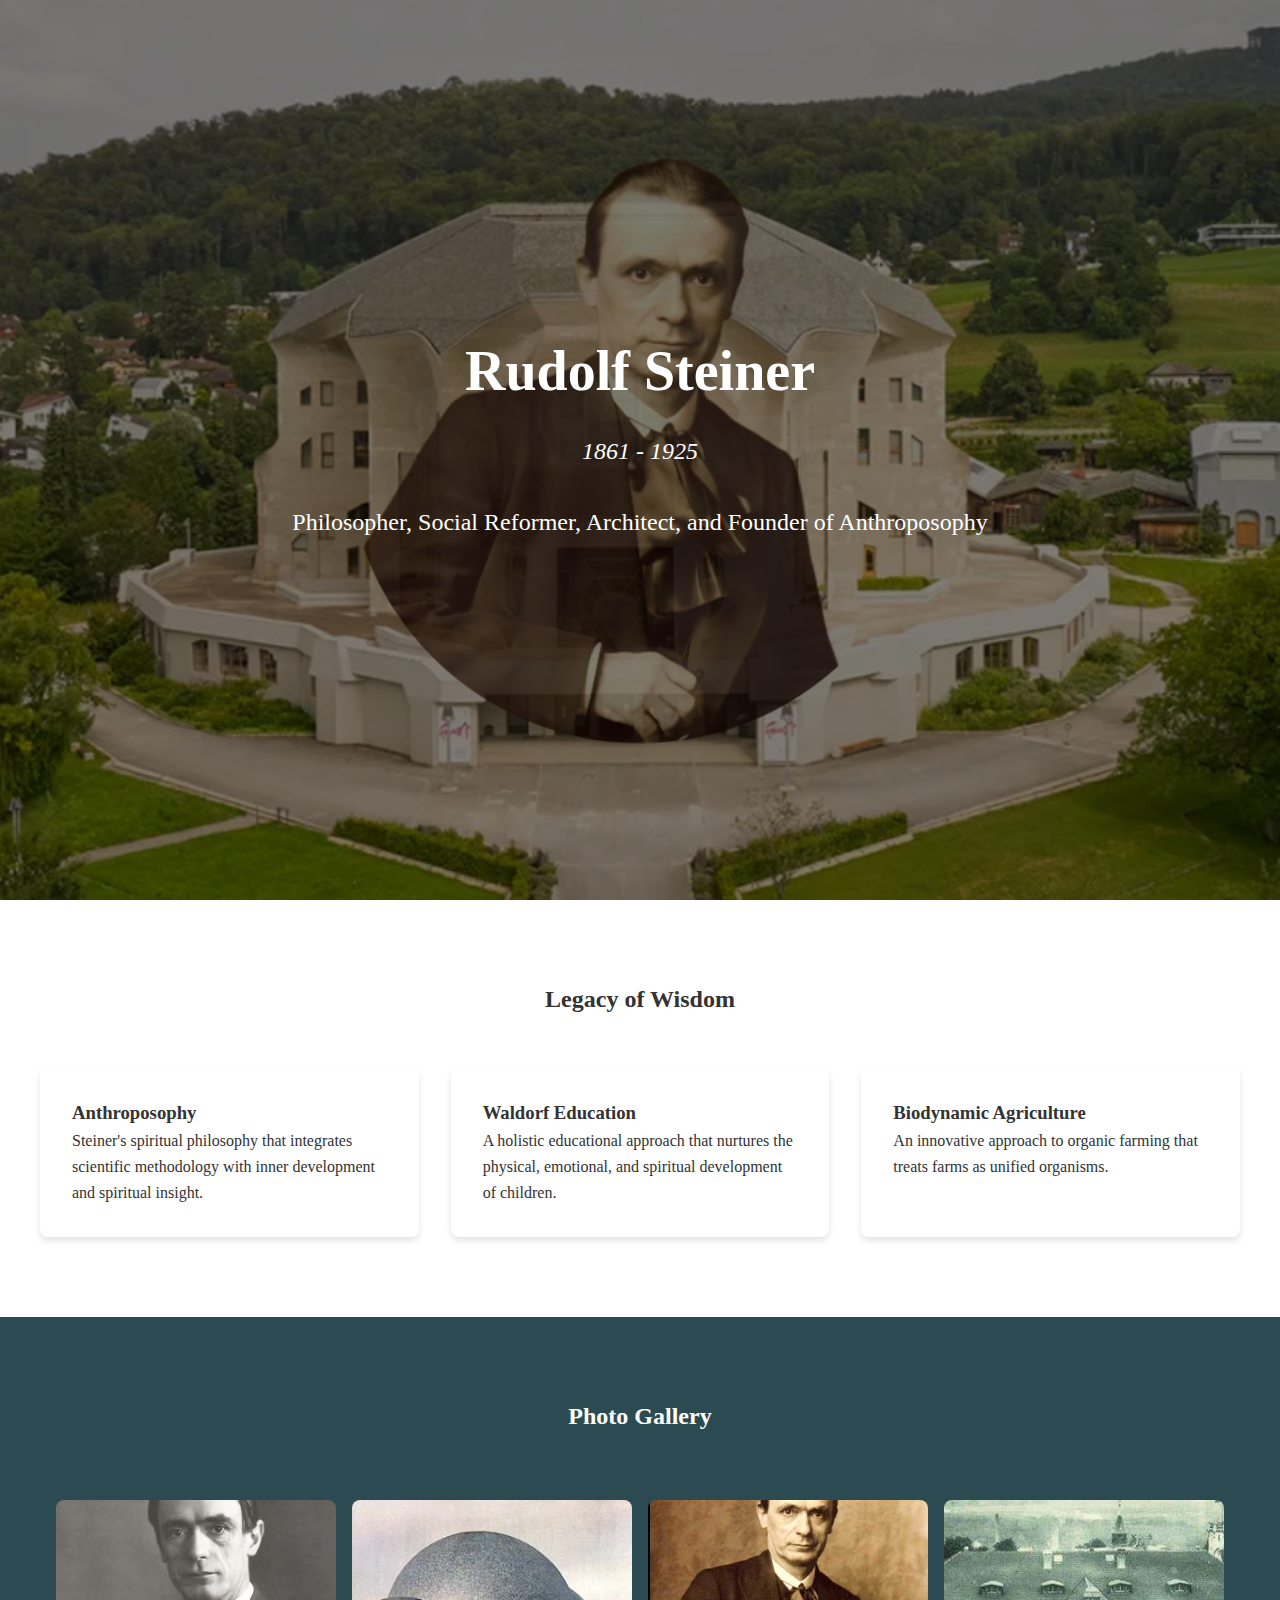
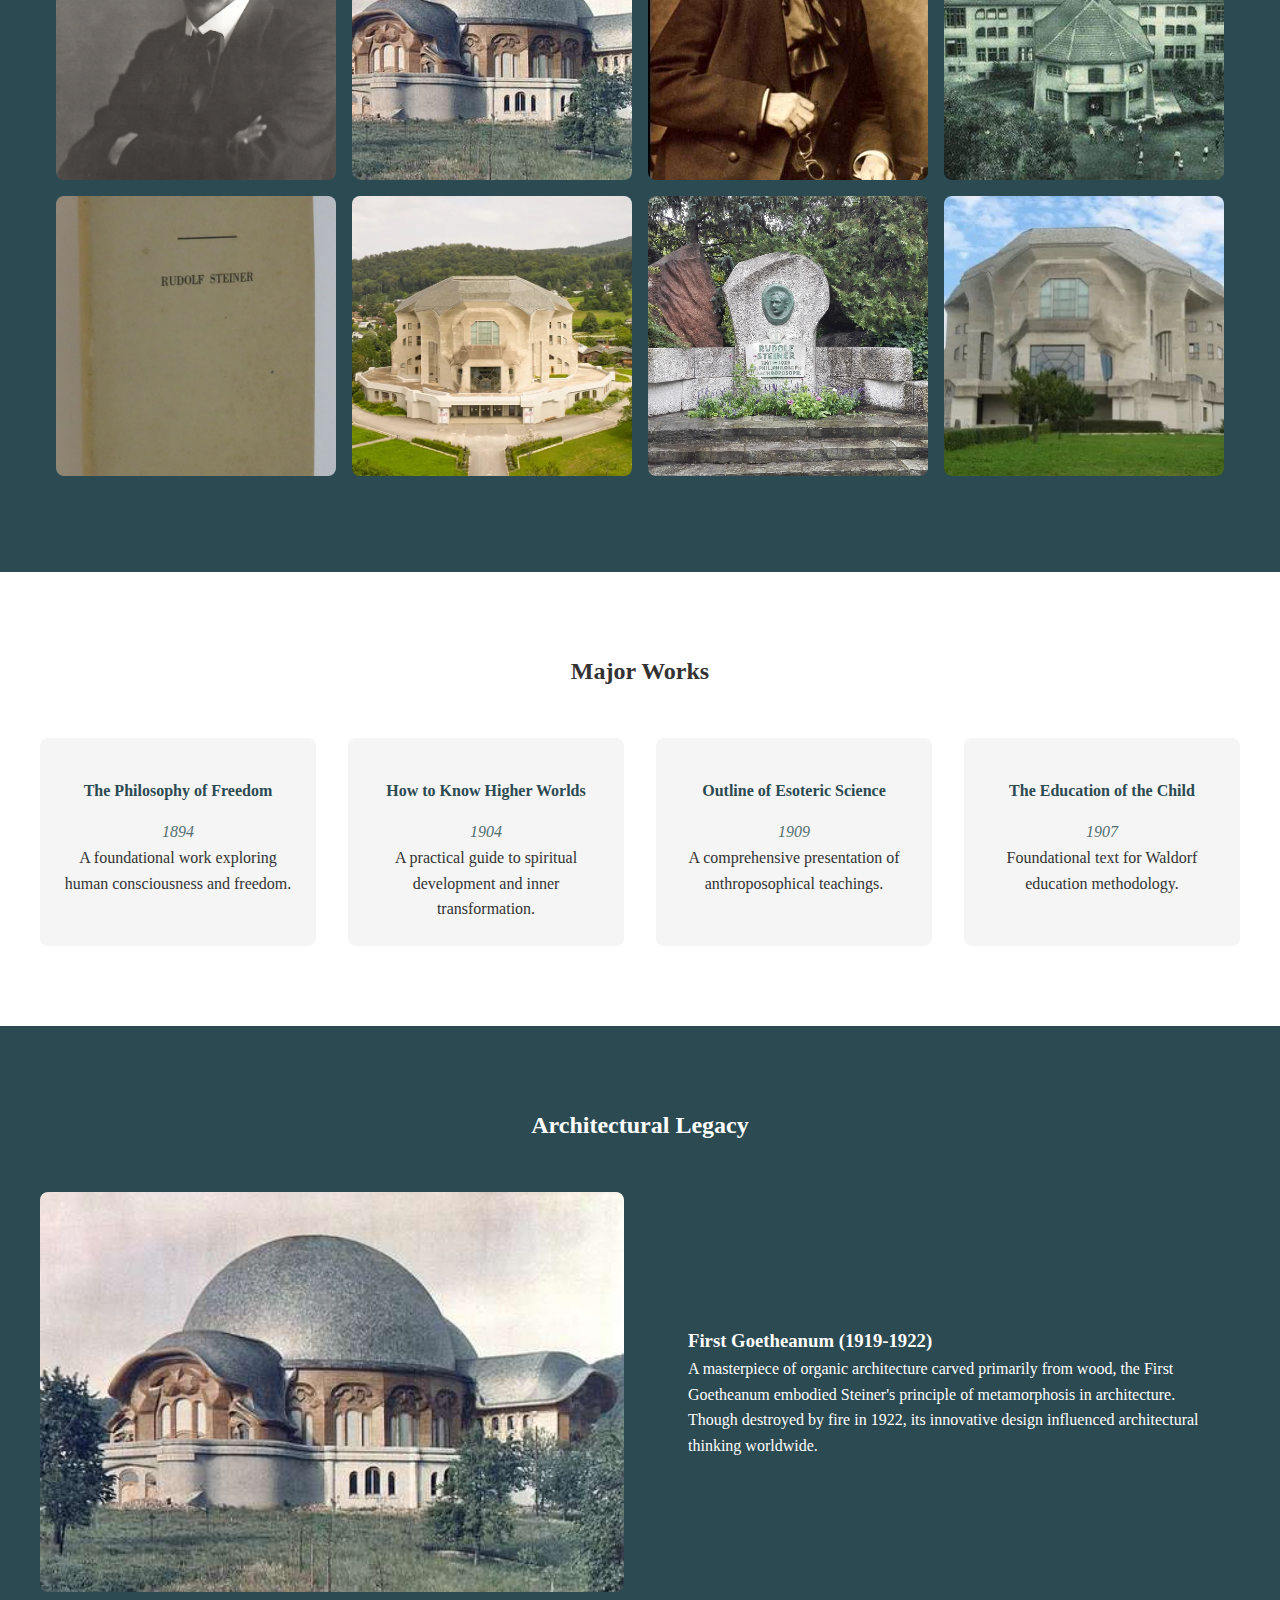
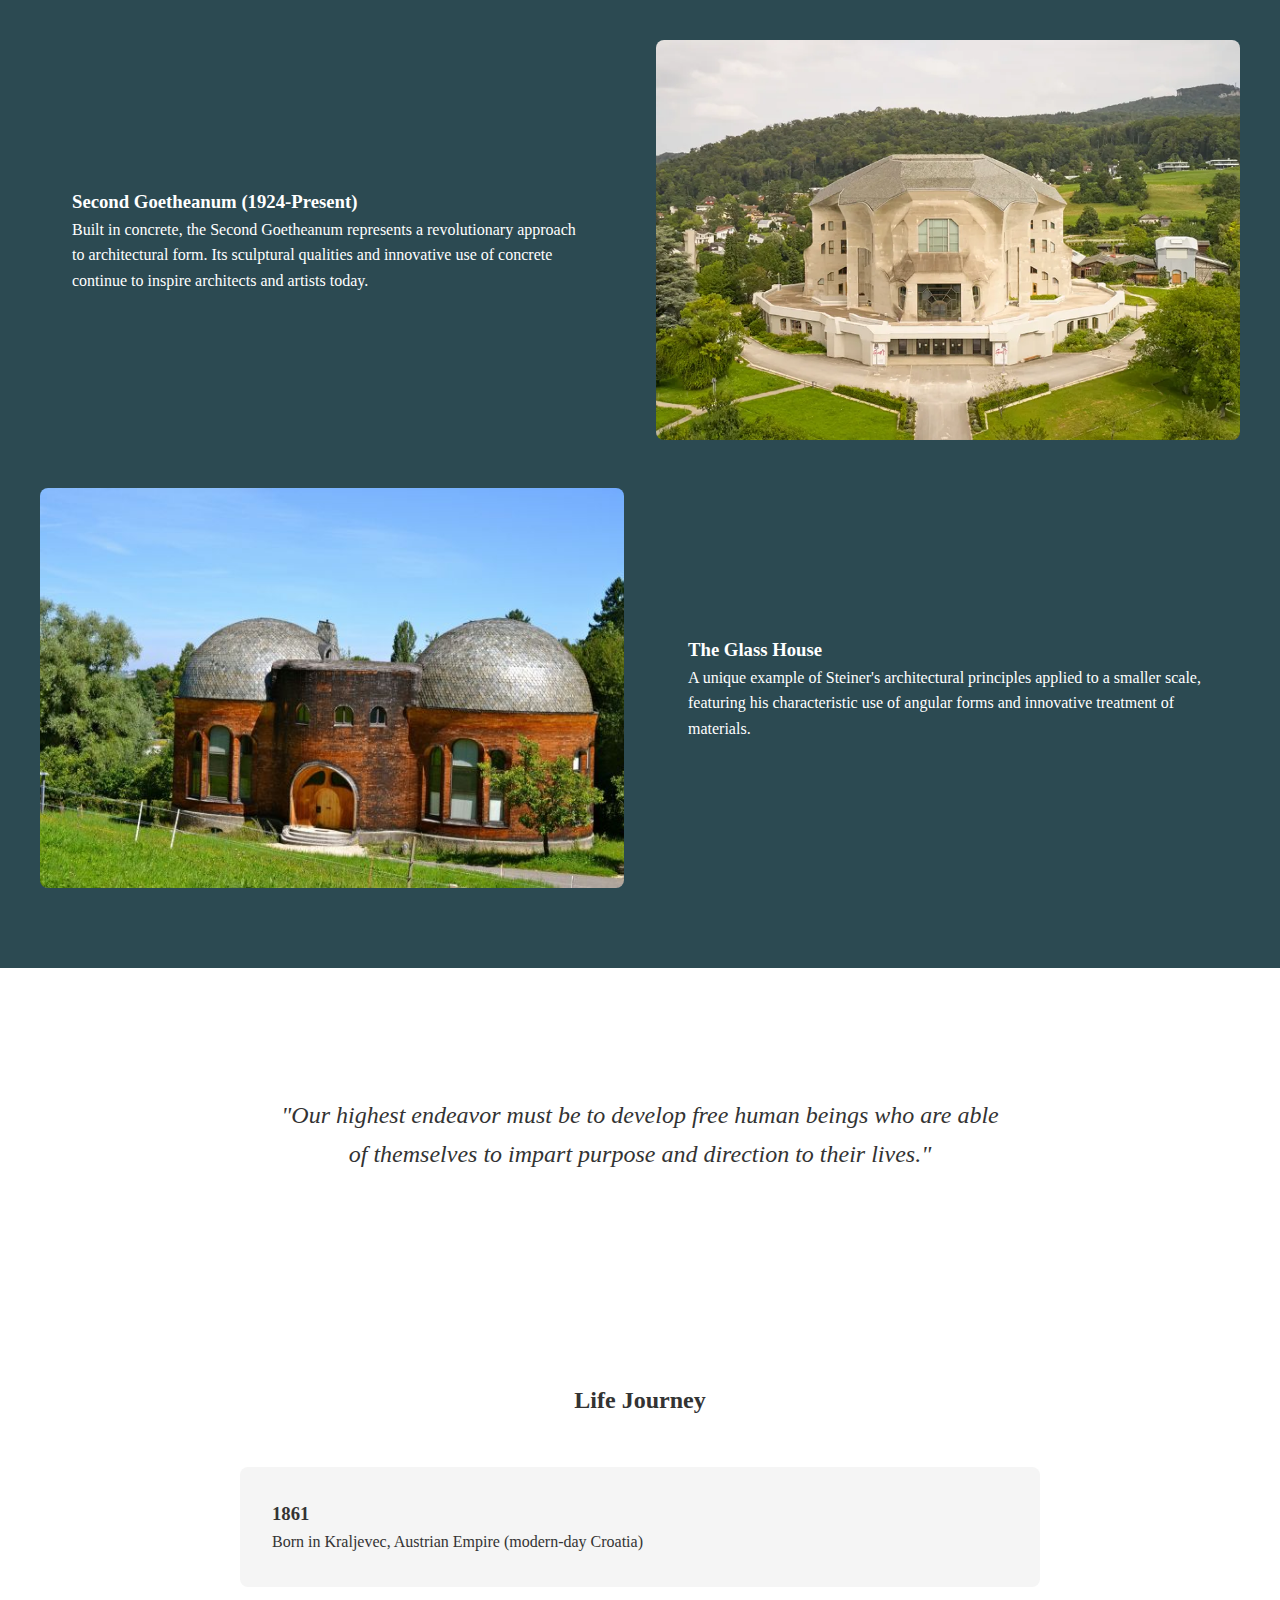
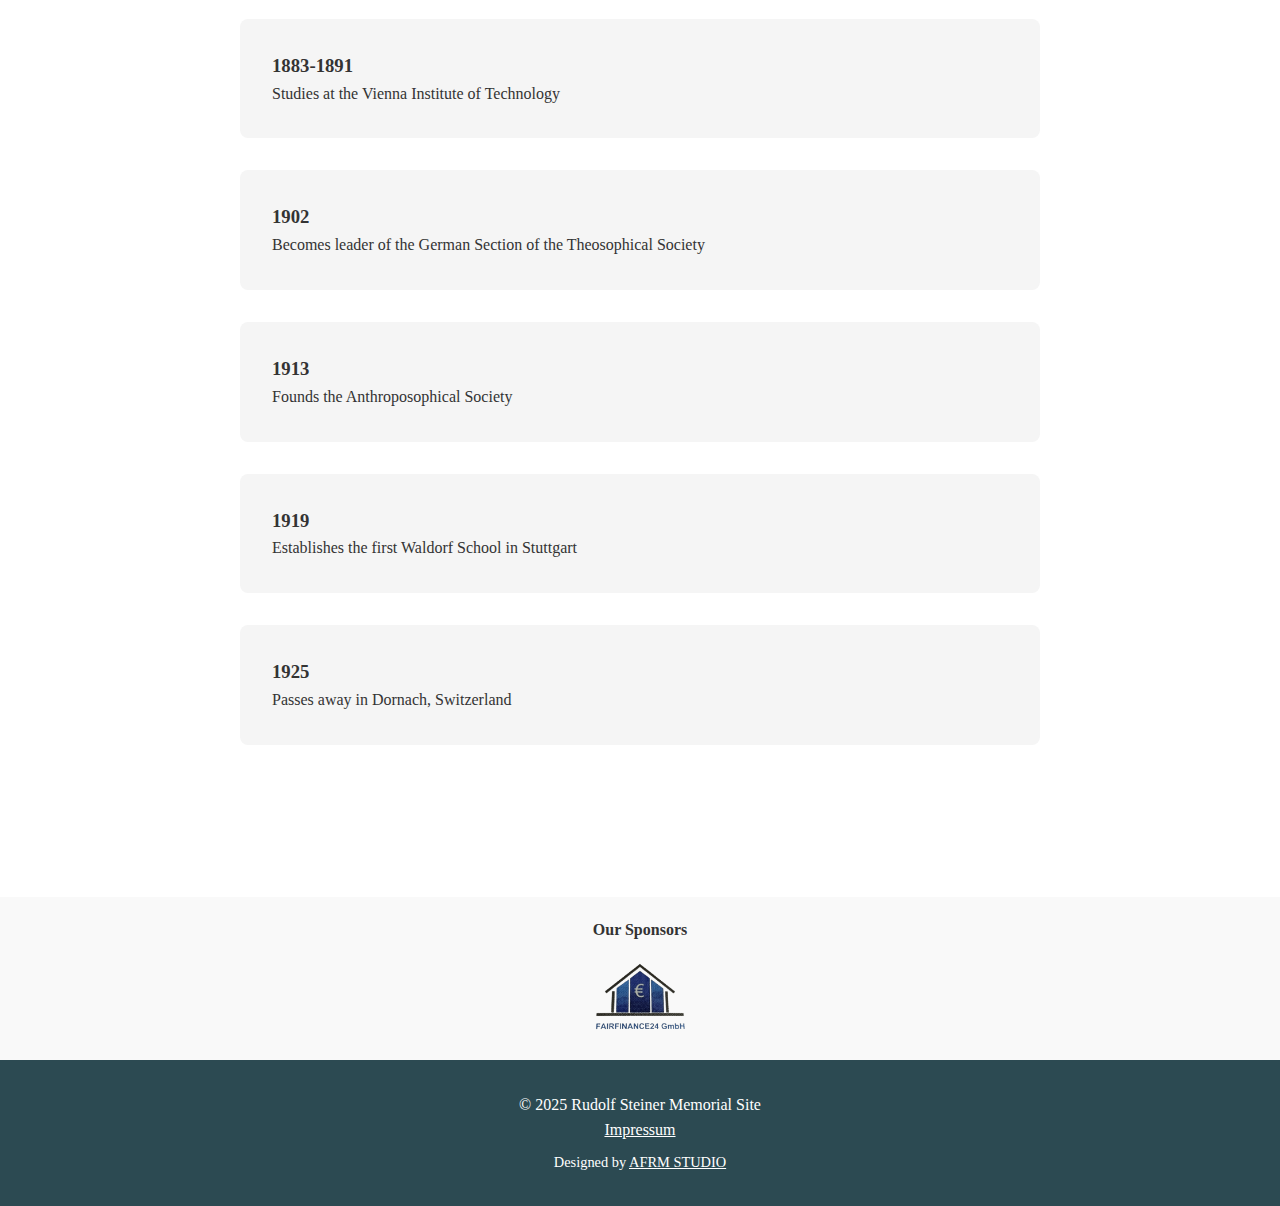
<file: index.html>
<!DOCTYPE html>
<html lang="en">
<head>
    <meta charset="UTF-8">
    <meta name="viewport" content="width=device-width, initial-scale=1.0">
    <title>Rudolf Steiner - A Life of Wisdom and Vision</title>
    <!-- Link al file CSS esterno -->
    <link rel="stylesheet" href="style.css">
</head>
<body>
    <header class="hero">
        <div class="hero-content">
            <h1>Rudolf Steiner</h1>
            <p class="dates">1861 - 1925</p>
            <p>Philosopher, Social Reformer, Architect, and Founder of Anthroposophy</p>
        </div>
    </header>

    <section class="section">
        <div class="container">
            <h2 class="section-title">Legacy of Wisdom</h2>
            <div class="grid">
                <div class="card">
                    <h3>Anthroposophy</h3>
                    <p>Steiner's spiritual philosophy that integrates scientific methodology with inner development and spiritual insight.</p>
                </div>
                <div class="card">
                    <h3>Waldorf Education</h3>
                    <p>A holistic educational approach that nurtures the physical, emotional, and spiritual development of children.</p>
                </div>
                <div class="card">
                    <h3>Biodynamic Agriculture</h3>
                    <p>An innovative approach to organic farming that treats farms as unified organisms.</p>
                </div>
            </div>
        </div>
    </section>

    <section class="section section-dark">
        <div class="container">
            <h2 class="section-title">Photo Gallery</h2>
            <div class="gallery">
                <div class="gallery-item">
                    <img src="images/Rudolf_Steiner_1905.jpg" alt="Rudolf Steiner Portrait" />
                </div>
                <div class="gallery-item">
                    <img src="images/First_Goetheanum.jpg" alt="First Goetheanum" />
                </div>
                <div class="gallery-item">
                    <img src="images/steiner_lecture.jpg" alt="Steiner giving a lecture" />
                </div>
                <div class="gallery-item">
                    <img src="images/first_waldorf_school.jpg" alt="First Waldorf School" />
                </div>
                <div class="gallery-item">
                    <img src="images/steiner_study.jpg" alt="Steiner's Study" />
                </div>
                <div class="gallery-item">
                    <img src="images/Second_Goetheanum.jpg" alt="Second Goetheanum" />
                </div>
                <div class="gallery-item">
                    <img src="images/Memorial_Rudolf_Steiner.jpg" alt="Memorial Rudolf Steiner" />
                </div>
                <div class="gallery-item">
                    <img src="images/Second_Goetheanum2.jpg" alt="Second Goetheanum View" />
                </div> 
            </div>
        </div>
    </section>

    <section class="section">
        <div class="container">
            <h2 class="section-title">Major Works</h2>
            <div class="book-grid">
                <div class="book-card">
                    <h4>The Philosophy of Freedom</h4>
                    <p class="book-year">1894</p>
                    <p>A foundational work exploring human consciousness and freedom.</p>
                </div>
                <div class="book-card">
                    <h4>How to Know Higher Worlds</h4>
                    <p class="book-year">1904</p>
                    <p>A practical guide to spiritual development and inner transformation.</p>
                </div>
                <div class="book-card">
                    <h4>Outline of Esoteric Science</h4>
                    <p class="book-year">1909</p>
                    <p>A comprehensive presentation of anthroposophical teachings.</p>
                </div>
                <div class="book-card">
                    <h4>The Education of the Child</h4>
                    <p class="book-year">1907</p>
                    <p>Foundational text for Waldorf education methodology.</p>
                </div>
            </div>
        </div>
    </section>

    <section class="section section-dark">
        <div class="container">
            <h2 class="section-title">Architectural Legacy</h2>
            <div class="architecture-showcase">
                <div class="building-feature">
                    <img src="images/First_Goetheanum.jpg" alt="First Goetheanum" class="building-image" />
                    <div class="building-info">
                        <h3>First Goetheanum (1919-1922)</h3>
                        <p>A masterpiece of organic architecture carved primarily from wood, the First Goetheanum embodied Steiner's principle of metamorphosis in architecture. Though destroyed by fire in 1922, its innovative design influenced architectural thinking worldwide.</p>
                    </div>
                </div>
                <div class="building-feature">
                    <img src="images/Second_Goetheanum.jpg" alt="Second Goetheanum" class="building-image" />
                    <div class="building-info">
                        <h3>Second Goetheanum (1924-Present)</h3>
                        <p>Built in concrete, the Second Goetheanum represents a revolutionary approach to architectural form. Its sculptural qualities and innovative use of concrete continue to inspire architects and artists today.</p>
                    </div>
                </div>
                <div class="building-feature">
                    <img src="images/glasshouse.jpg" alt="Glass House" class="building-image" />
                    <div class="building-info">
                        <h3>The Glass House</h3>
                        <p>A unique example of Steiner's architectural principles applied to a smaller scale, featuring his characteristic use of angular forms and innovative treatment of materials.</p>
                    </div>
                </div>
            </div>
        </div>
    </section>

    <section class="section">
        <div class="container">
            <div class="quote">
                "Our highest endeavor must be to develop free human beings who are able of themselves to impart purpose and direction to their lives."
            </div>
        </div>
    </section>

    <section class="section">
        <div class="container">
            <h2 class="section-title">Life Journey</h2>
            <div class="timeline">
                <div class="timeline-item">
                    <h3>1861</h3>
                    <p>Born in Kraljevec, Austrian Empire (modern-day Croatia)</p>
                </div>
                <div class="timeline-item">
                    <h3>1883-1891</h3>
                    <p>Studies at the Vienna Institute of Technology</p>
                </div>
                <div class="timeline-item">
                    <h3>1902</h3>
                    <p>Becomes leader of the German Section of the Theosophical Society</p>
                </div>
                <div class="timeline-item">
                    <h3>1913</h3>
                    <p>Founds the Anthroposophical Society</p>
                </div>
                <div class="timeline-item">
                    <h3>1919</h3>
                    <p>Establishes the first Waldorf School in Stuttgart</p>
                </div>
                <div class="timeline-item">
                    <h3>1925</h3>
                    <p>Passes away in Dornach, Switzerland</p>
                </div>
            </div>
        </div>
    </section>

    <!-- Sponsors Section -->
    <div style="background-color: #f9f9f9; padding: 20px; margin-top: 40px; text-align: center;">
        <h4 style="margin-bottom: 20px;">Our Sponsors</h4>
        <div style="display: flex; justify-content: center; gap: 20px; flex-wrap: wrap;">
            <!--sponsor -->
            
            <a href="https://www.fairfinance24.de/" target="_blank" style="display: inline-block;">
                <img src="images/fairfinance24.png" alt="Sponsor 2" style="height: 70px; width: auto;">
            </a>
            
            <!-- Aggiungi altri sponsor qui -->
        </div>
    </div>

    <footer>
        <p>&copy; 2025 Rudolf Steiner Memorial Site</p>
        <p><a href="impressum.html" style="color: white; text-decoration: underline;">Impressum</a></p>
        <p class="footer-credit">Designed by <a href="https://www.afrmstudio.it" target="_blank">AFRM STUDIO</a></p>
    </footer>
</body>
</html>
</file>
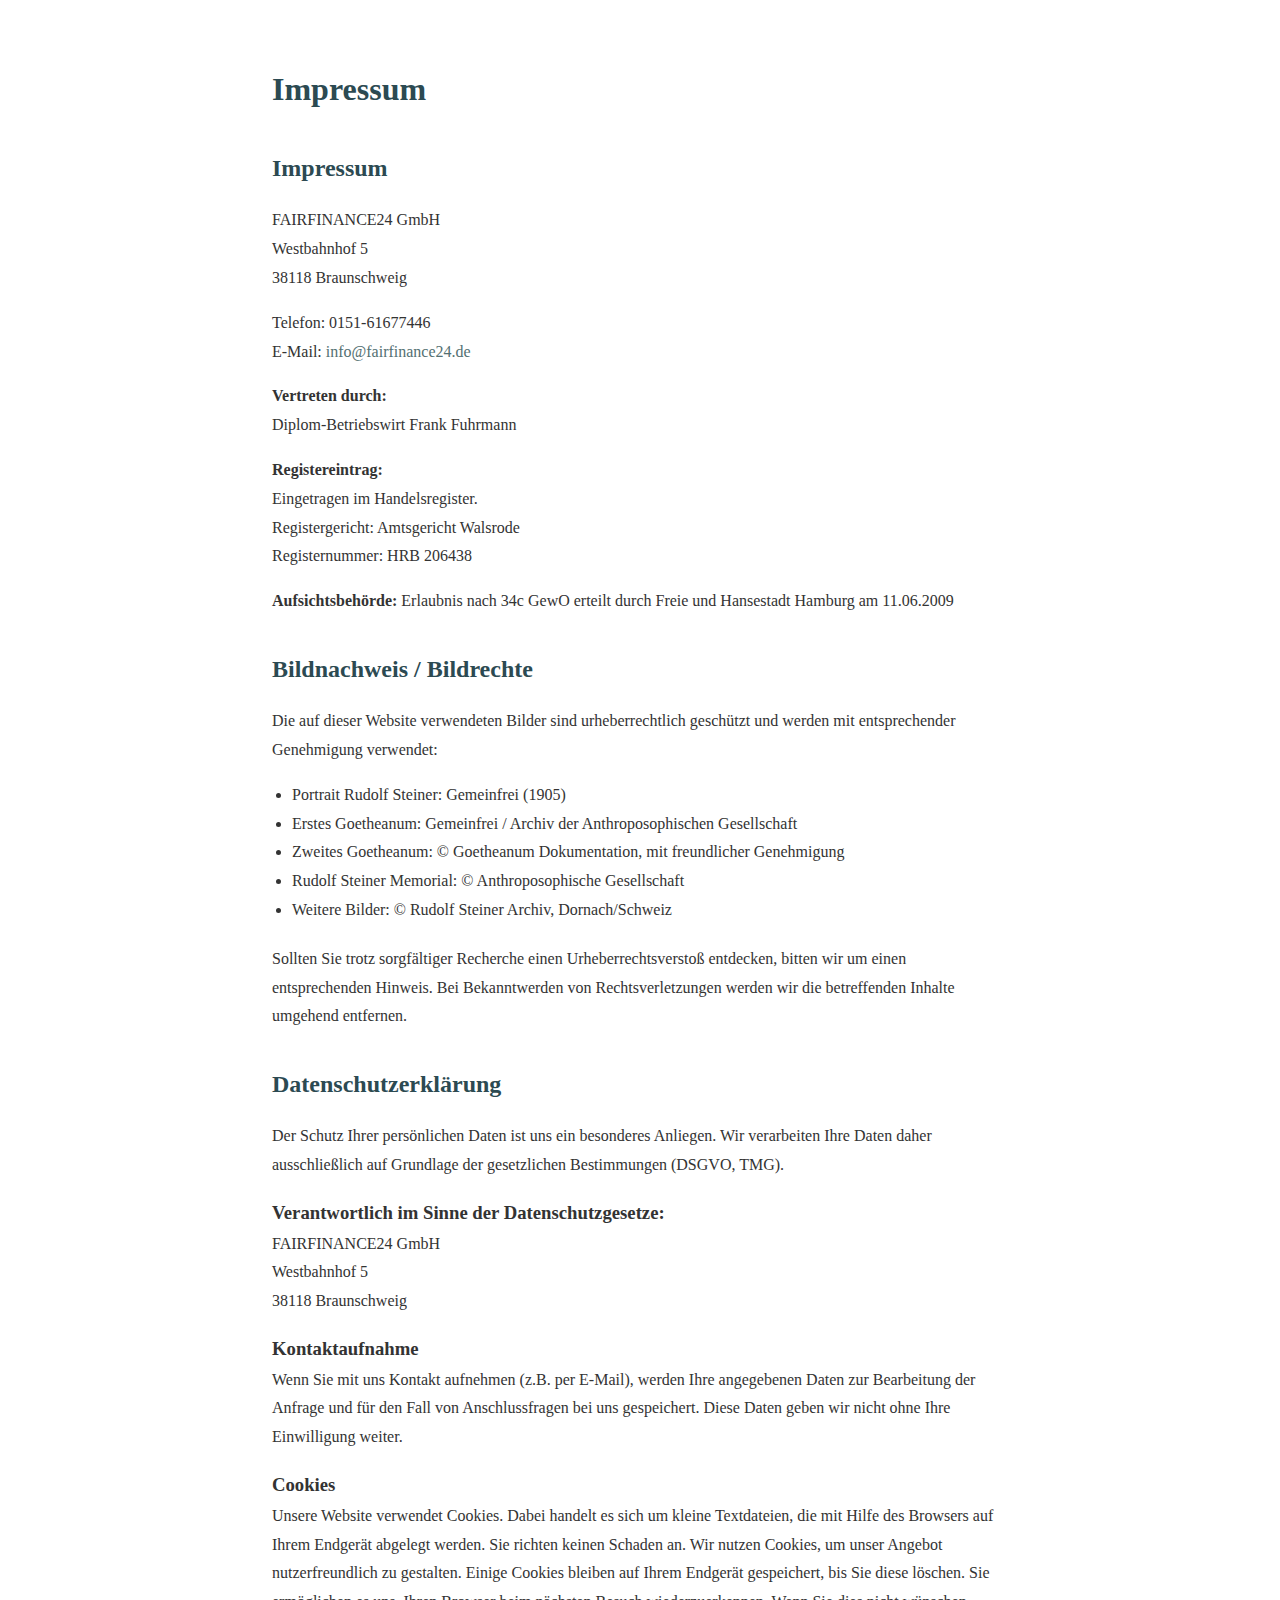
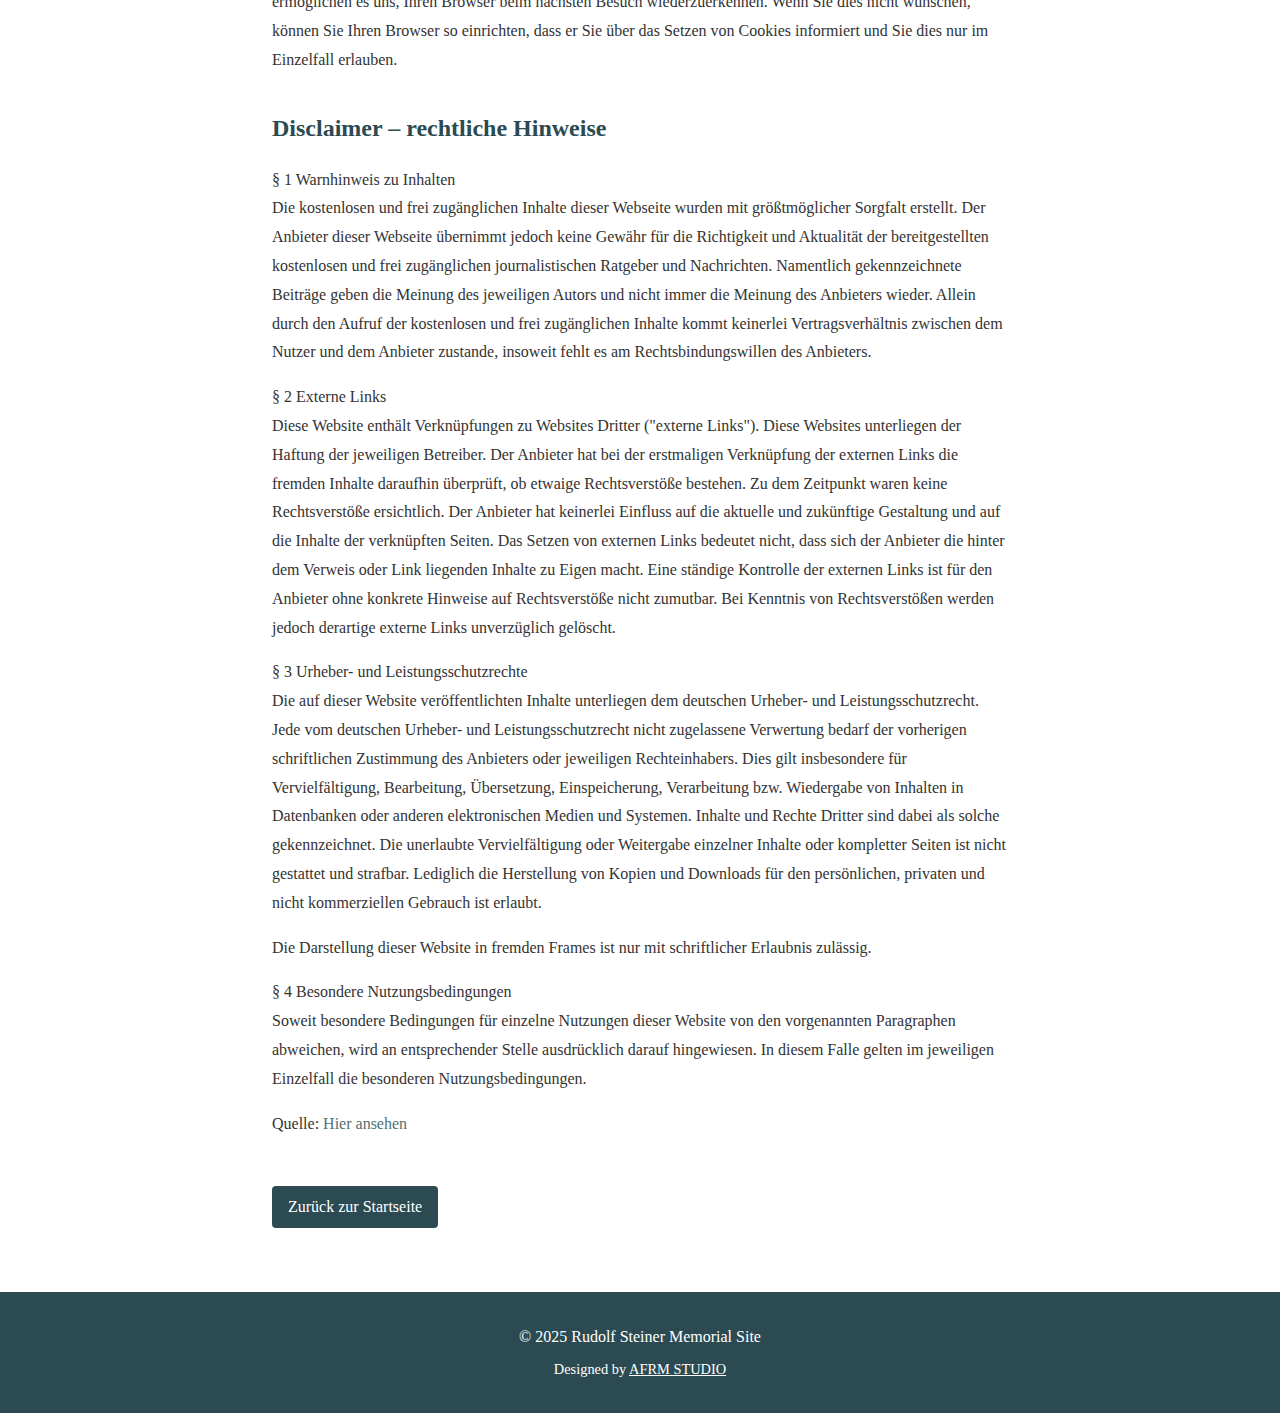
<file: impressum.html>
<!DOCTYPE html>
<html lang="de">
<head>
    <meta charset="UTF-8">
    <meta name="viewport" content="width=device-width, initial-scale=1.0">
    <title>Impressum - Rudolf Steiner Memorial Site</title>
    <link rel="stylesheet" href="style.css">
</head>
<body>
    <div class="impressum-container">
        <h1 class="impressum-title">Impressum</h1>
        
        <div class="impressum-content">
            <h2>Impressum</h2>
            <p>FAIRFINANCE24 GmbH<br>Westbahnhof 5<br>38118 Braunschweig</p>
            <p>Telefon: 0151-61677446<br>E-Mail: <a href="mailto:info@fairfinance24.de">info@fairfinance24.de</a><br></p>
            <p><strong>Vertreten durch:</strong><br>Diplom-Betriebswirt Frank Fuhrmann</p>
            <p><strong>Registereintrag:</strong><br>Eingetragen im Handelsregister.<br>Registergericht: Amtsgericht Walsrode<br>Registernummer: HRB 206438</p>
            <p><strong>Aufsichtsbehörde: </strong>Erlaubnis nach 34c GewO erteilt durch Freie und Hansestadt Hamburg am 11.06.2009</p>

            <h2>Bildnachweis / Bildrechte</h2>
            <p>Die auf dieser Website verwendeten Bilder sind urheberrechtlich geschützt und werden mit entsprechender Genehmigung verwendet:</p>
            <ul style="margin-left: 20px; margin-bottom: 20px;">
                <li>Portrait Rudolf Steiner: Gemeinfrei (1905)</li>
                <li>Erstes Goetheanum: Gemeinfrei / Archiv der Anthroposophischen Gesellschaft</li>
                <li>Zweites Goetheanum: © Goetheanum Dokumentation, mit freundlicher Genehmigung</li>
                <li>Rudolf Steiner Memorial: © Anthroposophische Gesellschaft</li>
                <li>Weitere Bilder: © Rudolf Steiner Archiv, Dornach/Schweiz</li>
            </ul>
            <p>Sollten Sie trotz sorgfältiger Recherche einen Urheberrechtsverstoß entdecken, bitten wir um einen entsprechenden Hinweis. Bei Bekanntwerden von Rechtsverletzungen werden wir die betreffenden Inhalte umgehend entfernen.</p>

            <h2>Datenschutzerklärung</h2>
            <p>Der Schutz Ihrer persönlichen Daten ist uns ein besonderes Anliegen. Wir verarbeiten Ihre Daten daher ausschließlich auf Grundlage der gesetzlichen Bestimmungen (DSGVO, TMG).</p>
            
            <h3>Verantwortlich im Sinne der Datenschutzgesetze:</h3>
            <p>FAIRFINANCE24 GmbH<br>Westbahnhof 5<br>38118 Braunschweig</p>

            <h3>Kontaktaufnahme</h3>
            <p>Wenn Sie mit uns Kontakt aufnehmen (z.B. per E-Mail), werden Ihre angegebenen Daten zur Bearbeitung der Anfrage und für den Fall von Anschlussfragen bei uns gespeichert. Diese Daten geben wir nicht ohne Ihre Einwilligung weiter.</p>

            <h3>Cookies</h3>
            <p>Unsere Website verwendet Cookies. Dabei handelt es sich um kleine Textdateien, die mit Hilfe des Browsers auf Ihrem Endgerät abgelegt werden. Sie richten keinen Schaden an. Wir nutzen Cookies, um unser Angebot nutzerfreundlich zu gestalten. Einige Cookies bleiben auf Ihrem Endgerät gespeichert, bis Sie diese löschen. Sie ermöglichen es uns, Ihren Browser beim nächsten Besuch wiederzuerkennen. Wenn Sie dies nicht wünschen, können Sie Ihren Browser so einrichten, dass er Sie über das Setzen von Cookies informiert und Sie dies nur im Einzelfall erlauben.</p>

            <h2>Disclaimer – rechtliche Hinweise</h2>
            <p>§ 1 Warnhinweis zu Inhalten<br>Die kostenlosen und frei zugänglichen Inhalte dieser Webseite wurden mit größtmöglicher Sorgfalt erstellt. Der Anbieter dieser Webseite übernimmt jedoch keine Gewähr für die Richtigkeit und Aktualität der bereitgestellten kostenlosen und frei zugänglichen journalistischen Ratgeber und Nachrichten. Namentlich gekennzeichnete Beiträge geben die Meinung des jeweiligen Autors und nicht immer die Meinung des Anbieters wieder. Allein durch den Aufruf der kostenlosen und frei zugänglichen Inhalte kommt keinerlei Vertragsverhältnis zwischen dem Nutzer und dem Anbieter zustande, insoweit fehlt es am Rechtsbindungswillen des Anbieters.</p>

            <p>§ 2 Externe Links<br>Diese Website enthält Verknüpfungen zu Websites Dritter ("externe Links"). Diese Websites unterliegen der Haftung der jeweiligen Betreiber. Der Anbieter hat bei der erstmaligen Verknüpfung der externen Links die fremden Inhalte daraufhin überprüft, ob etwaige Rechtsverstöße bestehen. Zu dem Zeitpunkt waren keine Rechtsverstöße ersichtlich. Der Anbieter hat keinerlei Einfluss auf die aktuelle und zukünftige Gestaltung und auf die Inhalte der verknüpften Seiten. Das Setzen von externen Links bedeutet nicht, dass sich der Anbieter die hinter dem Verweis oder Link liegenden Inhalte zu Eigen macht. Eine ständige Kontrolle der externen Links ist für den Anbieter ohne konkrete Hinweise auf Rechtsverstöße nicht zumutbar. Bei Kenntnis von Rechtsverstößen werden jedoch derartige externe Links unverzüglich gelöscht.</p>

            <p>§ 3 Urheber- und Leistungsschutzrechte<br>Die auf dieser Website veröffentlichten Inhalte unterliegen dem deutschen Urheber- und Leistungsschutzrecht. Jede vom deutschen Urheber- und Leistungsschutzrecht nicht zugelassene Verwertung bedarf der vorherigen schriftlichen Zustimmung des Anbieters oder jeweiligen Rechteinhabers. Dies gilt insbesondere für Vervielfältigung, Bearbeitung, Übersetzung, Einspeicherung, Verarbeitung bzw. Wiedergabe von Inhalten in Datenbanken oder anderen elektronischen Medien und Systemen. Inhalte und Rechte Dritter sind dabei als solche gekennzeichnet. Die unerlaubte Vervielfältigung oder Weitergabe einzelner Inhalte oder kompletter Seiten ist nicht gestattet und strafbar. Lediglich die Herstellung von Kopien und Downloads für den persönlichen, privaten und nicht kommerziellen Gebrauch ist erlaubt.</p>

            <p>Die Darstellung dieser Website in fremden Frames ist nur mit schriftlicher Erlaubnis zulässig.</p>

            <p>§ 4 Besondere Nutzungsbedingungen<br>Soweit besondere Bedingungen für einzelne Nutzungen dieser Website von den vorgenannten Paragraphen abweichen, wird an entsprechender Stelle ausdrücklich darauf hingewiesen. In diesem Falle gelten im jeweiligen Einzelfall die besonderen Nutzungsbedingungen.</p>

            <p>Quelle: <a href="https://www.fachanwalt.de/impressum-generator/" target="_blank">Hier ansehen</a></p>
        </div>

        <a href="index.html" class="back-link">Zurück zur Startseite</a>
    </div>

    <footer>
        <p>&copy; 2025 Rudolf Steiner Memorial Site</p>
        <p class="footer-credit">Designed by <a href="https://www.afrmstudio.it" target="_blank">AFRM STUDIO</a></p>
    </footer>
</body>
</html>
</file>
<file: style.css>
:root {
    --primary-color: #2c4a52;
    --secondary-color: #537072;
    --text-color: #333;
    --light-bg: #f5f5f5;
}
* {
    margin: 0;
    padding: 0;
    box-sizing: border-box;
}
body {
    font-family: 'Georgia', serif;
    line-height: 1.6;
    color: var(--text-color);
}
.hero {
    height: 100vh;
    background: linear-gradient(rgba(0,0,0,0.5), rgba(0,0,0,0.5)), url('images/steiner-portrait.jpg');
    background-size: cover;
    background-position: center;
    display: flex;
    align-items: center;
    justify-content: center;
    text-align: center;
    color: white;
}
.hero-content {
    max-width: 800px;
    padding: 2rem;
}
.hero h1 {
    font-size: 3.5rem;
    margin-bottom: 1rem;
}
.hero p {
    font-size: 1.5rem;
    margin-bottom: 2rem;
}
.dates {
    font-size: 1.2rem;
    font-style: italic;
}
.section {
    padding: 5rem 2rem;
}
.section-dark {
    background-color: var(--primary-color);
    color: white;
}
.container {
    max-width: 1200px;
    margin: 0 auto;
}
.grid {
    display: grid;
    grid-template-columns: repeat(auto-fit, minmax(300px, 1fr));
    gap: 2rem;
    margin-top: 3rem;
}
.card {
    background: white;
    padding: 2rem;
    border-radius: 8px;
    box-shadow: 0 4px 6px rgba(0,0,0,0.1);
}
.section-title {
    text-align: center;
    margin-bottom: 3rem;
}
.timeline {
    position: relative;
    max-width: 800px;
    margin: 0 auto;
}
.timeline-item {
    padding: 2rem;
    background: var(--light-bg);
    margin-bottom: 2rem;
    border-radius: 8px;
}
.quote {
    font-style: italic;
    font-size: 1.5rem;
    text-align: center;
    max-width: 800px;
    margin: 0 auto;
    padding: 3rem 2rem;
}
.gallery {
    display: grid;
    grid-template-columns: repeat(auto-fit, minmax(250px, 1fr));
    gap: 1rem;
    padding: 1rem;
}
.gallery-item {
    position: relative;
    overflow: hidden;
    border-radius: 8px;
    aspect-ratio: 1;
}
.gallery-item img {
    width: 100%;
    height: 100%;
    object-fit: cover;
    transition: transform 0.3s ease;
}
.gallery-item:hover img {
    transform: scale(1.05);
}
.book-grid {
    display: grid;
    grid-template-columns: repeat(auto-fit, minmax(200px, 1fr));
    gap: 2rem;
}
.book-card {
    background: var(--light-bg);
    padding: 1.5rem;
    border-radius: 8px;
    text-align: center;
}
.book-card h4 {
    margin: 1rem 0;
    color: var(--primary-color);
}
.book-year {
    font-style: italic;
    color: var(--secondary-color);
}
.architecture-showcase {
    display: grid;
    grid-template-columns: 1fr;
    gap: 3rem;
    margin-top: 2rem;
}
.building-feature {
    display: grid;
    grid-template-columns: 1fr 1fr;
    gap: 2rem;
    align-items: center;
}
.building-feature:nth-child(even) {
    direction: rtl;
}
.building-feature > * {
    direction: ltr;
}
.building-image {
    width: 100%;
    height: 400px;
    object-fit: cover;
    border-radius: 8px;
}
.building-info {
    padding: 2rem;
}
footer {
    background: var(--primary-color);
    color: white;
    text-align: center;
    padding: 2rem;
}
.footer-credit {
    margin-top: 0.5rem;
    font-size: 0.9rem;
}
.footer-credit a {
    color: white;
    text-decoration: underline;
}
.footer-credit a:hover {
    text-decoration: none;
}
@media (max-width: 768px) {
    .hero h1 {
        font-size: 2.5rem;
    }
    .hero p {
        font-size: 1.2rem;
    }
    .building-feature {
        grid-template-columns: 1fr;
    }
    .building-feature:nth-child(even) {
        direction: ltr;
    }
}

/* Stili solo per la pagina Impressum */
.impressum-container {
    max-width: 800px;
    margin: 0 auto;
    padding: 4rem 2rem;
}
.impressum-title {
    margin-bottom: 2rem;
    color: var(--primary-color);
}
.impressum-content {
    line-height: 1.8;
}
.impressum-content h2 {
    margin-top: 2rem;
    margin-bottom: 1rem;
    color: var(--primary-color);
}
.impressum-content p {
    margin-bottom: 1rem;
}
.impressum-content a {
    color: var(--secondary-color);
    text-decoration: none;
}
.impressum-content a:hover {
    text-decoration: underline;
}
.back-link {
    display: inline-block;
    margin-top: 2rem;
    padding: 0.5rem 1rem;
    background-color: var(--primary-color);
    color: white;
    text-decoration: none;
    border-radius: 4px;
}
.back-link:hover {
    background-color: var(--secondary-color);
}
</file>
